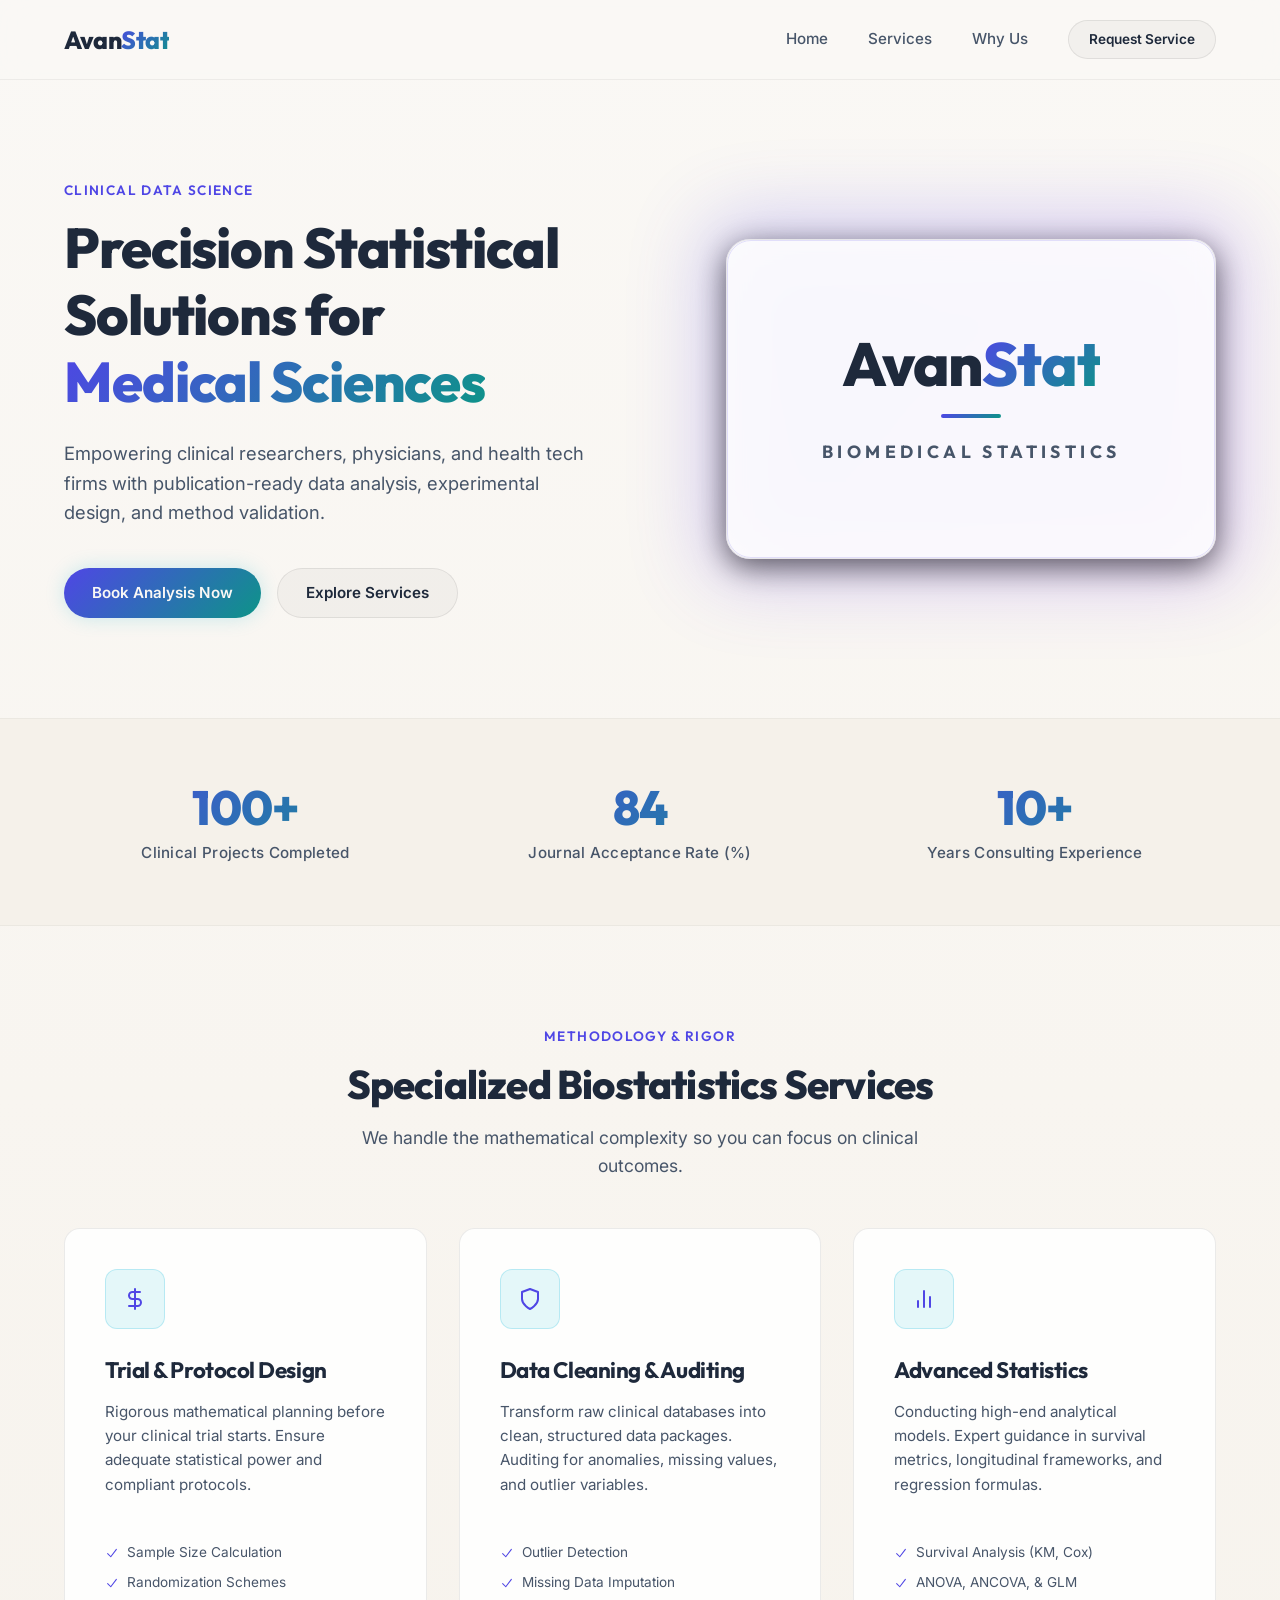
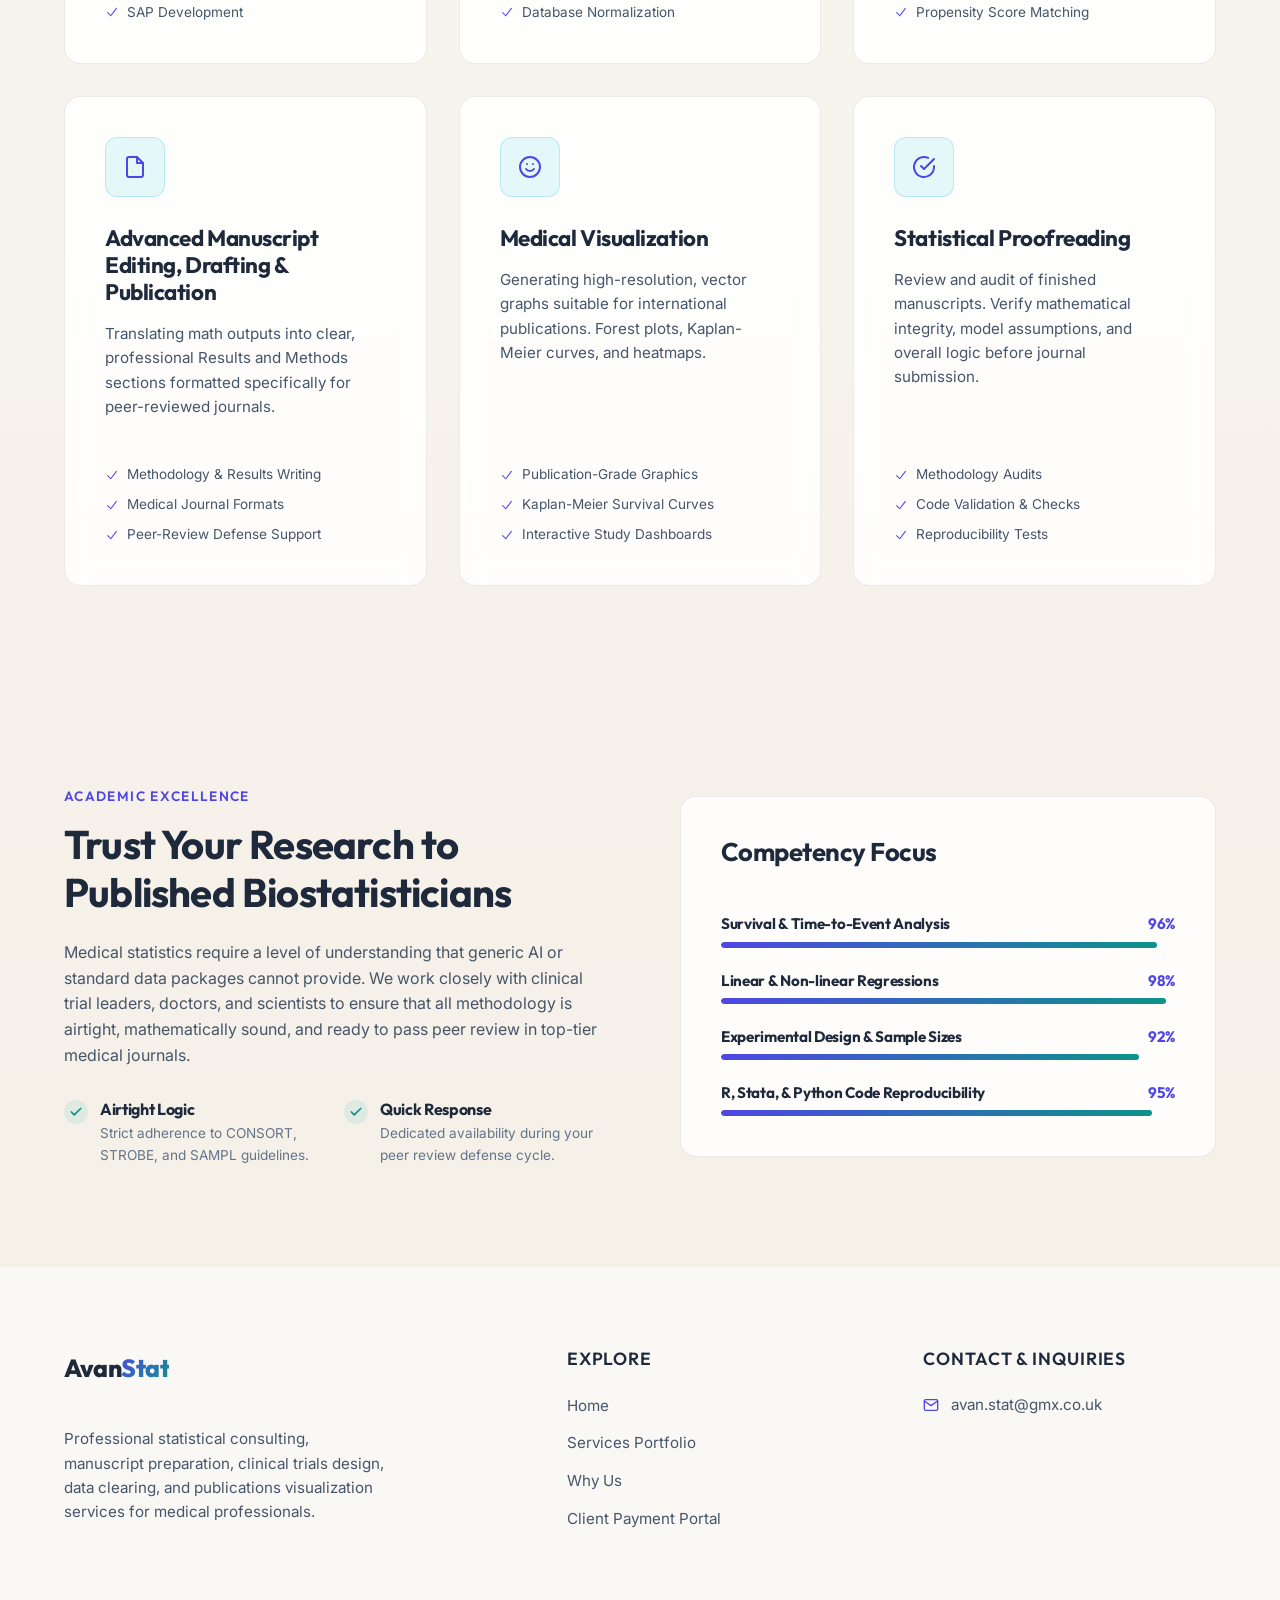
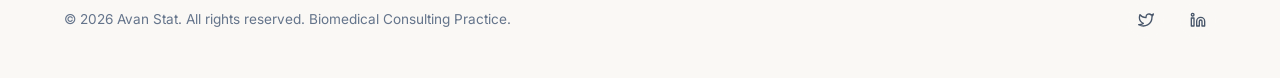
<file: index.html>
<!DOCTYPE html>
<html lang="en">
<head>
    <meta charset="UTF-8">
    <meta name="viewport" content="width=device-width, initial-scale=1.0">
    <meta name="description" content="Avan Stat offers premium biomedical statistics consulting, data cleaning, advanced modeling, visualization, and manuscript editorial support for clinical researchers.">
    <meta name="keywords" content="biostatistics, medical statistics, data cleaning, clinical trial design, manuscript writing, R statistics, medical visualization">
    <meta name="author" content="Avan Stat">
    <title>Avan Stat | Premium Biomedical & Health Statistics Consulting</title>
    
    <!-- Core Stylesheet -->
    <link rel="stylesheet" href="assets/css/style.css">
</head>
<body>

    <!-- ==========================================
         NAVIGATION HEADER
         ========================================== -->
    <header class="navbar" id="navbar">
        <div class="container">
            <a href="#home" class="logo" id="logo-link">Avan<span class="gradient-text">Stat</span></a>
            
            <nav class="nav-menu" id="nav-menu">
                <a href="#home" class="nav-link">Home</a>
                <a href="#services" class="nav-link">Services</a>
                <a href="#about" class="nav-link">Why Us</a>
                <a href="payment.html" class="btn btn-secondary" style="padding: 0.5rem 1.25rem; font-size: 0.85rem;">Request Service</a>
            </nav>
            
            <button class="nav-burger" id="nav-burger" aria-label="Toggle Menu">
                <span></span>
                <span></span>
                <span></span>
            </button>
        </div>
    </header>

    <!-- ==========================================
         HERO SECTION
         ========================================== -->
    <section class="hero" id="home">
        <div class="container">
            <div class="hero-grid">
                <div class="hero-content">
                    <span class="section-tag">Clinical Data Science</span>
                    <h1>Precision Statistical Solutions for <span class="gradient-text">Medical Sciences</span></h1>
                    <p>Empowering clinical researchers, physicians, and health tech firms with publication-ready data analysis, experimental design, and method validation.</p>
                    <div class="hero-actions">
                        <a href="payment.html" class="btn btn-primary" id="hero-cta-btn">Book Analysis Now</a>
                        <a href="#services" class="btn btn-secondary">Explore Services</a>
                    </div>
                </div>
                <div class="hero-visual">
                    <div class="hero-glow"></div>
                    <div class="hero-typography-card">
                        <div class="hero-typo-logo">Avan<span class="gradient-text">Stat</span></div>
                        <div class="hero-typo-divider"></div>
                        <span class="hero-typo-tagline">Biomedical Statistics</span>
                    </div>
                </div>
            </div>
        </div>
    </section>

    <!-- ==========================================
         INTERACTIVE STATS BAR
         ========================================== -->
    <section class="stats" id="stats-section">
        <div class="container">
            <div class="stats-grid">
                <div class="stat-item">
                    <h3 class="stat-count" data-target="100">0</h3>
                    <p>Clinical Projects Completed</p>
                </div>
                <div class="stat-item">
                    <h3 class="stat-count" data-target="84">0</h3>
                    <p>Journal Acceptance Rate (%)</p>
                </div>
                <div class="stat-item">
                    <h3 class="stat-count" data-target="10">0</h3>
                    <p>Years Consulting Experience</p>
                </div>
            </div>
        </div>
    </section>

    <!-- ==========================================
         SERVICES SECTION
         ========================================== -->
    <section class="services" id="services">
        <div class="container">
            <div class="text-center">
                <span class="section-tag">Methodology & Rigor</span>
                <h2 class="section-title">Specialized Biostatistics Services</h2>
                <p class="section-subtitle">We handle the mathematical complexity so you can focus on clinical outcomes.</p>
            </div>
            
            <div class="services-grid">
                <!-- Service 1 -->
                <div class="service-card glass-card">
                    <div class="service-icon-box">
                        <!-- SVG Trial design -->
                        <svg xmlns="http://www.w3.org/2000/svg" width="24" height="24" viewBox="0 0 24 24" fill="none" stroke="currentColor" stroke-width="2" stroke-linecap="round" stroke-linejoin="round"><path d="M12 2v20M17 5H9.5a3.5 3.5 0 0 0 0 7h5a3.5 3.5 0 0 1 0 7H6"/></svg>
                    </div>
                    <h3>Trial & Protocol Design</h3>
                    <p>Rigorous mathematical planning before your clinical trial starts. Ensure adequate statistical power and compliant protocols.</p>
                    <ul class="service-features">
                        <li>
                            <svg xmlns="http://www.w3.org/2000/svg" viewBox="0 0 20 20" fill="currentColor"><path fill-rule="evenodd" d="M16.704 4.153a.75.75 0 0 1 .143 1.052l-8 10.5a.75.75 0 0 1-1.127.075l-4.5-4.5a.75.75 0 0 1 1.06-1.06l3.894 3.893 7.48-9.817a.75.75 0 0 1 1.05-.143Z" clip-rule="evenodd"/></svg>
                            Sample Size Calculation
                        </li>
                        <li>
                            <svg xmlns="http://www.w3.org/2000/svg" viewBox="0 0 20 20" fill="currentColor"><path fill-rule="evenodd" d="M16.704 4.153a.75.75 0 0 1 .143 1.052l-8 10.5a.75.75 0 0 1-1.127.075l-4.5-4.5a.75.75 0 0 1 1.06-1.06l3.894 3.893 7.48-9.817a.75.75 0 0 1 1.05-.143Z" clip-rule="evenodd"/></svg>
                            Randomization Schemes
                        </li>
                        <li>
                            <svg xmlns="http://www.w3.org/2000/svg" viewBox="0 0 20 20" fill="currentColor"><path fill-rule="evenodd" d="M16.704 4.153a.75.75 0 0 1 .143 1.052l-8 10.5a.75.75 0 0 1-1.127.075l-4.5-4.5a.75.75 0 0 1 1.06-1.06l3.894 3.893 7.48-9.817a.75.75 0 0 1 1.05-.143Z" clip-rule="evenodd"/></svg>
                            SAP Development
                        </li>
                    </ul>
                </div>

                <!-- Service 2 -->
                <div class="service-card glass-card">
                    <div class="service-icon-box">
                        <!-- SVG Data cleaning -->
                        <svg xmlns="http://www.w3.org/2000/svg" width="24" height="24" viewBox="0 0 24 24" fill="none" stroke="currentColor" stroke-width="2" stroke-linecap="round" stroke-linejoin="round"><path d="M12 22s8-4 8-10V5l-8-3-8 3v7c0 6 8 10 8 10z"/></svg>
                    </div>
                    <h3>Data Cleaning & Auditing</h3>
                    <p>Transform raw clinical databases into clean, structured data packages. Auditing for anomalies, missing values, and outlier variables.</p>
                    <ul class="service-features">
                        <li>
                            <svg xmlns="http://www.w3.org/2000/svg" viewBox="0 0 20 20" fill="currentColor"><path fill-rule="evenodd" d="M16.704 4.153a.75.75 0 0 1 .143 1.052l-8 10.5a.75.75 0 0 1-1.127.075l-4.5-4.5a.75.75 0 0 1 1.06-1.06l3.894 3.893 7.48-9.817a.75.75 0 0 1 1.05-.143Z" clip-rule="evenodd"/></svg>
                            Outlier Detection
                        </li>
                        <li>
                            <svg xmlns="http://www.w3.org/2000/svg" viewBox="0 0 20 20" fill="currentColor"><path fill-rule="evenodd" d="M16.704 4.153a.75.75 0 0 1 .143 1.052l-8 10.5a.75.75 0 0 1-1.127.075l-4.5-4.5a.75.75 0 0 1 1.06-1.06l3.894 3.893 7.48-9.817a.75.75 0 0 1 1.05-.143Z" clip-rule="evenodd"/></svg>
                            Missing Data Imputation
                        </li>
                        <li>
                            <svg xmlns="http://www.w3.org/2000/svg" viewBox="0 0 20 20" fill="currentColor"><path fill-rule="evenodd" d="M16.704 4.153a.75.75 0 0 1 .143 1.052l-8 10.5a.75.75 0 0 1-1.127.075l-4.5-4.5a.75.75 0 0 1 1.06-1.06l3.894 3.893 7.48-9.817a.75.75 0 0 1 1.05-.143Z" clip-rule="evenodd"/></svg>
                            Database Normalization
                        </li>
                    </ul>
                </div>

                <!-- Service 3 -->
                <div class="service-card glass-card">
                    <div class="service-icon-box">
                        <!-- SVG Analytics -->
                        <svg xmlns="http://www.w3.org/2000/svg" width="24" height="24" viewBox="0 0 24 24" fill="none" stroke="currentColor" stroke-width="2" stroke-linecap="round" stroke-linejoin="round"><line x1="18" y1="20" x2="18" y2="10"/><line x1="12" y1="20" x2="12" y2="4"/><line x1="6" y1="20" x2="6" y2="14"/></svg>
                    </div>
                    <h3>Advanced Statistics</h3>
                    <p>Conducting high-end analytical models. Expert guidance in survival metrics, longitudinal frameworks, and regression formulas.</p>
                    <ul class="service-features">
                        <li>
                            <svg xmlns="http://www.w3.org/2000/svg" viewBox="0 0 20 20" fill="currentColor"><path fill-rule="evenodd" d="M16.704 4.153a.75.75 0 0 1 .143 1.052l-8 10.5a.75.75 0 0 1-1.127.075l-4.5-4.5a.75.75 0 0 1 1.06-1.06l3.894 3.893 7.48-9.817a.75.75 0 0 1 1.05-.143Z" clip-rule="evenodd"/></svg>
                            Survival Analysis (KM, Cox)
                        </li>
                        <li>
                            <svg xmlns="http://www.w3.org/2000/svg" viewBox="0 0 20 20" fill="currentColor"><path fill-rule="evenodd" d="M16.704 4.153a.75.75 0 0 1 .143 1.052l-8 10.5a.75.75 0 0 1-1.127.075l-4.5-4.5a.75.75 0 0 1 1.06-1.06l3.894 3.893 7.48-9.817a.75.75 0 0 1 1.05-.143Z" clip-rule="evenodd"/></svg>
                            ANOVA, ANCOVA, & GLM
                        </li>
                        <li>
                            <svg xmlns="http://www.w3.org/2000/svg" viewBox="0 0 20 20" fill="currentColor"><path fill-rule="evenodd" d="M16.704 4.153a.75.75 0 0 1 .143 1.052l-8 10.5a.75.75 0 0 1-1.127.075l-4.5-4.5a.75.75 0 0 1 1.06-1.06l3.894 3.893 7.48-9.817a.75.75 0 0 1 1.05-.143Z" clip-rule="evenodd"/></svg>
                            Propensity Score Matching
                        </li>
                    </ul>
                </div>

                <!-- Service 4 -->
                <div class="service-card glass-card">
                    <div class="service-icon-box">
                        <!-- SVG Manuscripts -->
                        <svg xmlns="http://www.w3.org/2000/svg" width="24" height="24" viewBox="0 0 24 24" fill="none" stroke="currentColor" stroke-width="2" stroke-linecap="round" stroke-linejoin="round"><path d="M14 2H6a2 2 0 0 0-2 2v16a2 2 0 0 0 2 2h12a2 2 0 0 0 2-2V8z"/><polyline points="14 2 14 8 20 8"/></svg>
                    </div>
                    <h3>Advanced Manuscript Editing, Drafting & Publication</h3>
                    <p>Translating math outputs into clear, professional Results and Methods sections formatted specifically for peer-reviewed journals.</p>
                    <ul class="service-features">
                        <li>
                            <svg xmlns="http://www.w3.org/2000/svg" viewBox="0 0 20 20" fill="currentColor"><path fill-rule="evenodd" d="M16.704 4.153a.75.75 0 0 1 .143 1.052l-8 10.5a.75.75 0 0 1-1.127.075l-4.5-4.5a.75.75 0 0 1 1.06-1.06l3.894 3.893 7.48-9.817a.75.75 0 0 1 1.05-.143Z" clip-rule="evenodd"/></svg>
                            Methodology & Results Writing
                        </li>
                        <li>
                            <svg xmlns="http://www.w3.org/2000/svg" viewBox="0 0 20 20" fill="currentColor"><path fill-rule="evenodd" d="M16.704 4.153a.75.75 0 0 1 .143 1.052l-8 10.5a.75.75 0 0 1-1.127.075l-4.5-4.5a.75.75 0 0 1 1.06-1.06l3.894 3.893 7.48-9.817a.75.75 0 0 1 1.05-.143Z" clip-rule="evenodd"/></svg>
                            Medical Journal Formats
                        </li>
                        <li>
                            <svg xmlns="http://www.w3.org/2000/svg" viewBox="0 0 20 20" fill="currentColor"><path fill-rule="evenodd" d="M16.704 4.153a.75.75 0 0 1 .143 1.052l-8 10.5a.75.75 0 0 1-1.127.075l-4.5-4.5a.75.75 0 0 1 1.06-1.06l3.894 3.893 7.48-9.817a.75.75 0 0 1 1.05-.143Z" clip-rule="evenodd"/></svg>
                            Peer-Review Defense Support
                        </li>
                    </ul>
                </div>

                <!-- Service 5 -->
                <div class="service-card glass-card">
                    <div class="service-icon-box">
                        <!-- SVG Viz -->
                        <svg xmlns="http://www.w3.org/2000/svg" width="24" height="24" viewBox="0 0 24 24" fill="none" stroke="currentColor" stroke-width="2" stroke-linecap="round" stroke-linejoin="round"><circle cx="12" cy="12" r="10"/><path d="M8 14s1.5 2 4 2 4-2 4-2"/><line x1="9" y1="9" x2="9.01" y2="9"/><line x1="15" y1="9" x2="15.01" y2="9"/></svg>
                    </div>
                    <h3>Medical Visualization</h3>
                    <p>Generating high-resolution, vector graphs suitable for international publications. Forest plots, Kaplan-Meier curves, and heatmaps.</p>
                    <ul class="service-features">
                        <li>
                            <svg xmlns="http://www.w3.org/2000/svg" viewBox="0 0 20 20" fill="currentColor"><path fill-rule="evenodd" d="M16.704 4.153a.75.75 0 0 1 .143 1.052l-8 10.5a.75.75 0 0 1-1.127.075l-4.5-4.5a.75.75 0 0 1 1.06-1.06l3.894 3.893 7.48-9.817a.75.75 0 0 1 1.05-.143Z" clip-rule="evenodd"/></svg>
                            Publication-Grade Graphics
                        </li>
                        <li>
                            <svg xmlns="http://www.w3.org/2000/svg" viewBox="0 0 20 20" fill="currentColor"><path fill-rule="evenodd" d="M16.704 4.153a.75.75 0 0 1 .143 1.052l-8 10.5a.75.75 0 0 1-1.127.075l-4.5-4.5a.75.75 0 0 1 1.06-1.06l3.894 3.893 7.48-9.817a.75.75 0 0 1 1.05-.143Z" clip-rule="evenodd"/></svg>
                            Kaplan-Meier Survival Curves
                        </li>
                        <li>
                            <svg xmlns="http://www.w3.org/2000/svg" viewBox="0 0 20 20" fill="currentColor"><path fill-rule="evenodd" d="M16.704 4.153a.75.75 0 0 1 .143 1.052l-8 10.5a.75.75 0 0 1-1.127.075l-4.5-4.5a.75.75 0 0 1 1.06-1.06l3.894 3.893 7.48-9.817a.75.75 0 0 1 1.05-.143Z" clip-rule="evenodd"/></svg>
                            Interactive Study Dashboards
                        </li>
                    </ul>
                </div>

                <!-- Service 6 -->
                <div class="service-card glass-card">
                    <div class="service-icon-box">
                        <!-- SVG Verification -->
                        <svg xmlns="http://www.w3.org/2000/svg" width="24" height="24" viewBox="0 0 24 24" fill="none" stroke="currentColor" stroke-width="2" stroke-linecap="round" stroke-linejoin="round"><path d="M22 11.08V12a10 10 0 1 1-5.93-9.14"/><polyline points="22 4 12 14.01 9 11.01"/></svg>
                    </div>
                    <h3>Statistical Proofreading</h3>
                    <p>Review and audit of finished manuscripts. Verify mathematical integrity, model assumptions, and overall logic before journal submission.</p>
                    <ul class="service-features">
                        <li>
                            <svg xmlns="http://www.w3.org/2000/svg" viewBox="0 0 20 20" fill="currentColor"><path fill-rule="evenodd" d="M16.704 4.153a.75.75 0 0 1 .143 1.052l-8 10.5a.75.75 0 0 1-1.127.075l-4.5-4.5a.75.75 0 0 1 1.06-1.06l3.894 3.893 7.48-9.817a.75.75 0 0 1 1.05-.143Z" clip-rule="evenodd"/></svg>
                            Methodology Audits
                        </li>
                        <li>
                            <svg xmlns="http://www.w3.org/2000/svg" viewBox="0 0 20 20" fill="currentColor"><path fill-rule="evenodd" d="M16.704 4.153a.75.75 0 0 1 .143 1.052l-8 10.5a.75.75 0 0 1-1.127.075l-4.5-4.5a.75.75 0 0 1 1.06-1.06l3.894 3.893 7.48-9.817a.75.75 0 0 1 1.05-.143Z" clip-rule="evenodd"/></svg>
                            Code Validation & Checks
                        </li>
                        <li>
                            <svg xmlns="http://www.w3.org/2000/svg" viewBox="0 0 20 20" fill="currentColor"><path fill-rule="evenodd" d="M16.704 4.153a.75.75 0 0 1 .143 1.052l-8 10.5a.75.75 0 0 1-1.127.075l-4.5-4.5a.75.75 0 0 1 1.06-1.06l3.894 3.893 7.48-9.817a.75.75 0 0 1 1.05-.143Z" clip-rule="evenodd"/></svg>
                            Reproducibility Tests
                        </li>
                    </ul>
                </div>
            </div>
        </div>
    </section>

    <!-- ==========================================
         ABOUT & EXPERTISE SECTION
         ========================================== -->
    <section class="about" id="about">
        <div class="container">
            <div class="about-grid">
                <div class="about-content">
                    <span class="section-tag">Academic Excellence</span>
                    <h2>Trust Your Research to Published Biostatisticians</h2>
                    <p>Medical statistics require a level of understanding that generic AI or standard data packages cannot provide. We work closely with clinical trial leaders, doctors, and scientists to ensure that all methodology is airtight, mathematically sound, and ready to pass peer review in top-tier medical journals.</p>
                    
                    <div class="about-bullets">
                        <div class="about-bullet">
                            <div class="bullet-icon">
                                <svg xmlns="http://www.w3.org/2000/svg" width="14" height="14" viewBox="0 0 24 24" fill="none" stroke="currentColor" stroke-width="3" stroke-linecap="round" stroke-linejoin="round"><polyline points="20 6 9 17 4 12"/></svg>
                            </div>
                            <div class="bullet-text">
                                <h4>Airtight Logic</h4>
                                <p>Strict adherence to CONSORT, STROBE, and SAMPL guidelines.</p>
                            </div>
                        </div>
                        <div class="about-bullet">
                            <div class="bullet-icon">
                                <svg xmlns="http://www.w3.org/2000/svg" width="14" height="14" viewBox="0 0 24 24" fill="none" stroke="currentColor" stroke-width="3" stroke-linecap="round" stroke-linejoin="round"><polyline points="20 6 9 17 4 12"/></svg>
                            </div>
                            <div class="bullet-text">
                                <h4>Quick Response</h4>
                                <p>Dedicated availability during your peer review defense cycle.</p>
                            </div>
                        </div>
                    </div>
                </div>
                
                <div class="about-skills glass-card">
                    <h3 style="margin-bottom: 1.5rem; font-size: 1.6rem;">Competency Focus</h3>
                    
                    <div class="skill-bar-wrapper">
                        <h4>Survival & Time-to-Event Analysis <span class="skill-val">96%</span></h4>
                        <div class="skill-bar">
                            <div class="skill-progress" data-width="96%"></div>
                        </div>
                    </div>
                    
                    <div class="skill-bar-wrapper">
                        <h4>Linear & Non-linear Regressions <span class="skill-val">98%</span></h4>
                        <div class="skill-bar">
                            <div class="skill-progress" data-width="98%"></div>
                        </div>
                    </div>
                    
                    <div class="skill-bar-wrapper">
                        <h4>Experimental Design & Sample Sizes <span class="skill-val">92%</span></h4>
                        <div class="skill-bar">
                            <div class="skill-progress" data-width="92%"></div>
                        </div>
                    </div>
                    
                    <div class="skill-bar-wrapper">
                        <h4>R, Stata, & Python Code Reproducibility <span class="skill-val">95%</span></h4>
                        <div class="skill-bar">
                            <div class="skill-progress" data-width="95%"></div>
                        </div>
                    </div>
                </div>
            </div>
        </div>
    </section>



    <!-- ==========================================
         FOOTER SECTION
         ========================================== -->
    <footer class="footer" id="contact">
        <div class="container">
            <div class="footer-grid">
                <div class="footer-brand">
                    <a href="#home" class="logo" style="margin-bottom: 1.25rem;">Avan<span class="gradient-text">Stat</span></a>
                    <p>Professional statistical consulting, manuscript preparation, clinical trials design, data clearing, and publications visualization services for medical professionals.</p>
                </div>
                
                <div>
                    <h3 class="footer-title">Explore</h3>
                    <ul class="footer-links">
                        <li><a href="#home">Home</a></li>
                        <li><a href="#services">Services Portfolio</a></li>
                        <li><a href="#about">Why Us</a></li>
                        <li><a href="payment.html">Client Payment Portal</a></li>
                    </ul>
                </div>
                
                <div>
                    <h3 class="footer-title">Contact & Inquiries</h3>
                    <ul class="footer-contact">
                        <li>
                            <!-- Mail -->
                            <svg xmlns="http://www.w3.org/2000/svg" width="16" height="16" viewBox="0 0 24 24" fill="none" stroke="currentColor" stroke-width="2" stroke-linecap="round" stroke-linejoin="round"><path d="M4 4h16c1.1 0 2 .9 2 2v12c0 1.1-.9 2-2 2H4c-1.1 0-2-.9-2-2V6c0-1.1.9-2 2-2z"/><polyline points="22,6 12,13 2,6"/></svg>
                            <a href="mailto:avan.stat@gmx.co.uk">avan.stat@gmx.co.uk</a>
                        </li>
                    </ul>
                </div>
            </div>
            
            <div class="footer-bottom">
                <p>&copy; 2026 Avan Stat. All rights reserved. Biomedical Consulting Practice.</p>
                <div class="footer-socials">
                    <a href="#" class="social-link" aria-label="Twitter">
                        <svg xmlns="http://www.w3.org/2000/svg" width="16" height="16" viewBox="0 0 24 24" fill="none" stroke="currentColor" stroke-width="2" stroke-linecap="round" stroke-linejoin="round"><path d="M23 3a10.9 10.9 0 0 1-3.14 1.53 4.48 4.48 0 0 0-7.86 3v1A10.66 10.66 0 0 1 3 4s-4 9 5 13a11.64 11.64 0 0 1-7 2c9 5 20 0 20-11.5a4.5 4.5 0 0 0-.08-.83A7.72 7.72 0 0 0 23 3z"/></svg>
                    </a>
                    <a href="#" class="social-link" aria-label="LinkedIn">
                        <svg xmlns="http://www.w3.org/2000/svg" width="16" height="16" viewBox="0 0 24 24" fill="none" stroke="currentColor" stroke-width="2" stroke-linecap="round" stroke-linejoin="round"><path d="M16 8a6 6 0 0 1 6 6v7h-4v-7a2 2 0 0 0-2-2 2 2 0 0 0-2 2v7h-4v-7a6 6 0 0 1 6-6z"/><rect x="2" y="9" width="4" height="12"/><circle cx="4" cy="4" r="2"/></svg>
                    </a>
                </div>
            </div>
        </div>
    </footer>

    <!-- Core Script -->
    <script src="assets/js/main.js"></script>
</body>
</html>
</file>
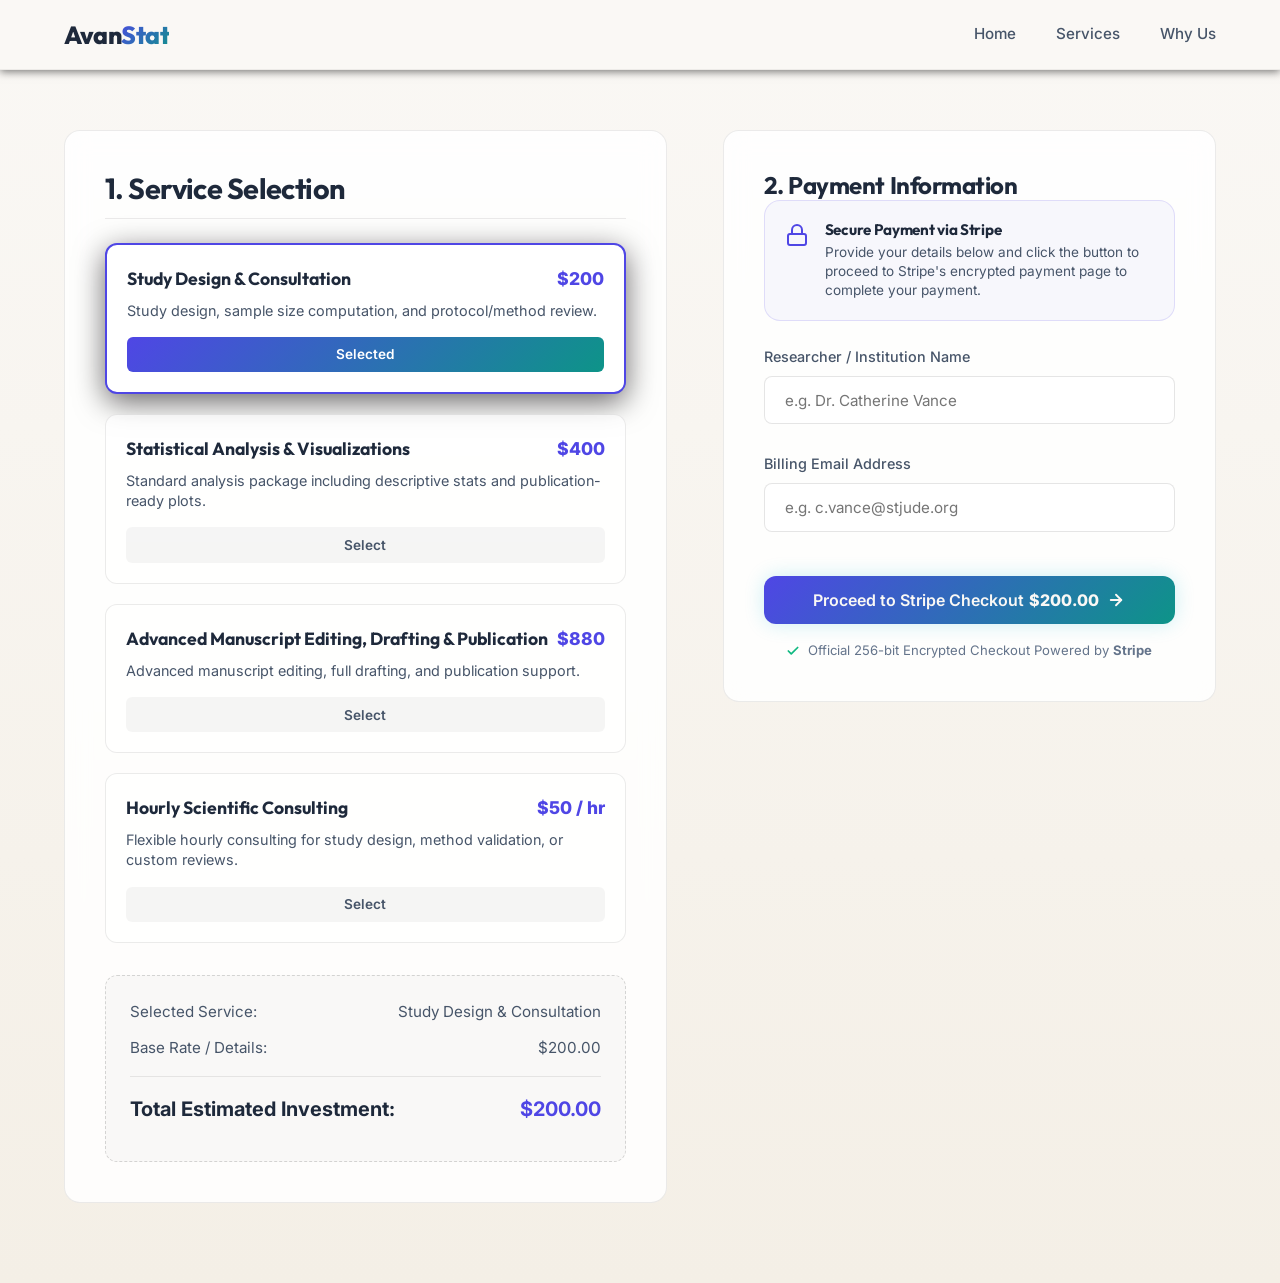
<file: payment.html>
<!DOCTYPE html>
<html lang="en">
<head>
    <meta charset="UTF-8">
    <meta name="viewport" content="width=device-width, initial-scale=1.0">
    <meta name="description" content="Securely request statistical consulting services from Avan Stat. Compute package fees using our live biostatistics service calculator.">
    <title>Avan Stat | Client Billing & Checkout Portal</title>
    
    <!-- Stylesheets -->
    <link rel="stylesheet" href="assets/css/style.css">
    <link rel="stylesheet" href="assets/css/payment.css">
</head>
<body>

    <!-- ==========================================
         NAVIGATION HEADER
         ========================================== -->
    <header class="navbar scrolled">
        <div class="container">
            <a href="index.html#home" class="logo">Avan<span class="gradient-text">Stat</span></a>
            
            <nav class="nav-menu">
                <a href="index.html#home" class="nav-link">Home</a>
                <a href="index.html#services" class="nav-link">Services</a>
                <a href="index.html#about" class="nav-link">Why Us</a>
            </nav>
        </div>
    </header>

    <!-- ==========================================
         CHECKOUT PORTAL CONTENT
         ========================================== -->
    <main class="checkout-wrapper" id="checkout-main">
        <div class="container">
            <div class="checkout-grid">
                
                <!-- Left Column: Service Selection & Price Calculator -->
                <section class="calculator-section glass-card">
                    <h2>1. Service Selection</h2>
                    
                    <form id="calculator-form">
                        <!-- Selection List -->
                        <div class="service-selection-list">
                            <!-- Option 1: Study Design & Consultation -->
                            <div class="service-option-card active" data-package="basic-consult" data-price="200">
                                <div class="option-header">
                                    <span class="option-title">Study Design & Consultation</span>
                                    <span class="option-price">$200</span>
                                </div>
                                <p class="option-desc">Study design, sample size computation, and protocol/method review.</p>
                                <button type="button" class="select-option-btn">Selected</button>
                            </div>

                            <!-- Option 2: Statistical Analysis & Visualizations -->
                            <div class="service-option-card" data-package="analysis-viz" data-price="400">
                                <div class="option-header">
                                    <span class="option-title">Statistical Analysis & Visualizations</span>
                                    <span class="option-price">$400</span>
                                </div>
                                <p class="option-desc">Standard analysis package including descriptive stats and publication-ready plots.</p>
                                <button type="button" class="select-option-btn">Select</button>
                            </div>

                            <!-- Option 3: Advanced Manuscript Editing, Drafting & Publication -->
                            <div class="service-option-card" data-package="package" data-price="880">
                                <div class="option-header">
                                    <span class="option-title">Advanced Manuscript Editing, Drafting & Publication</span>
                                    <span class="option-price">$880</span>
                                </div>
                                <p class="option-desc">Advanced manuscript editing, full drafting, and publication support.</p>
                                <button type="button" class="select-option-btn">Select</button>
                            </div>
                            
                            <!-- Option 4: Hourly Consulting -->
                            <div class="service-option-card" data-package="consulting" data-price="50">
                                <div class="option-header">
                                    <span class="option-title">Hourly Scientific Consulting</span>
                                    <span class="option-price">$50 / hr</span>
                                </div>
                                <p class="option-desc">Flexible hourly consulting for study design, method validation, or custom reviews.</p>
                                <button type="button" class="select-option-btn">Select</button>
                            </div>
                        </div>

                        <!-- Hour slider for last item, hidden by default -->
                        <div class="form-group" id="hourly-scale-group" style="display: none; margin-top: 1.5rem;">
                            <label for="hour-count">Estimated Project Hours: <span id="hours-value" class="gradient-text" style="font-weight: 700;">10</span> Hours</label>
                            <div class="slider-container">
                                <input type="range" id="hour-count" class="range-slider" min="1" max="60" step="1" value="10">
                                <div class="slider-labels">
                                    <span>1 Hour</span>
                                    <span>60 Hours</span>
                                </div>
                            </div>
                        </div>
                    </form>
                    
                    <!-- Dynamic Bill breakdown -->
                    <div class="bill-summary">
                        <div class="bill-line">
                            <span>Selected Service:</span>
                            <span id="bill-base-name">Study Design & Consultation</span>
                        </div>
                        <div class="bill-line">
                            <span>Base Rate / Details:</span>
                            <span id="bill-base">$200.00</span>
                        </div>
                        <div class="bill-total bill-line">
                            <span>Total Estimated Investment:</span>
                            <span id="bill-total-price">$200.00</span>
                        </div>
                    </div>
                </section>
                
                <!-- Right Column: Card Visualization & Payment details -->
                <section class="payment-section glass-card">
                    <h2>2. Payment Information</h2>
                    
                    <!-- Secure Direct Checkout Notice -->
                    <div style="padding: 1.25rem; background: rgba(79, 70, 229, 0.04); border: 1px solid rgba(79, 70, 229, 0.15); border-radius: 16px; margin-bottom: 1.5rem; display: flex; gap: 1rem; align-items: flex-start;">
                        <svg xmlns="http://www.w3.org/2000/svg" width="24" height="24" viewBox="0 0 24 24" fill="none" stroke="var(--accent-primary)" stroke-width="2" stroke-linecap="round" stroke-linejoin="round" style="flex-shrink: 0; margin-top: 2px;"><rect x="3" y="11" width="18" height="11" rx="2" ry="2"/><path d="M7 11V7a5 5 0 0 1 10 0v4"/></svg>
                        <div>
                            <h4 style="font-size: 0.95rem; font-weight: 700; color: var(--text-primary); margin-bottom: 4px;">Secure Payment via Stripe</h4>
                            <p style="font-size: 0.85rem; color: var(--text-secondary); line-height: 1.4; margin: 0;">Provide your details below and click the button to proceed to Stripe's encrypted payment page to complete your payment.</p>
                        </div>
                    </div>
                    
                    <!-- Billing Details Form -->
                    <form id="payment-form">
                        <div class="form-group">
                            <label for="client-name">Researcher / Institution Name</label>
                            <input type="text" id="client-name" class="text-input" placeholder="e.g. Dr. Catherine Vance" required>
                        </div>
                        
                        <div class="form-group">
                            <label for="client-email">Billing Email Address</label>
                            <input type="email" id="client-email" class="text-input" placeholder="e.g. c.vance@stjude.org" required>
                        </div>

                        <button type="submit" class="btn btn-primary" style="width: 100%; border-radius: 12px; margin-top: 1rem; padding: 0.9rem; font-size: 1rem;" id="submit-payment-btn">
                            <span>Proceed to Stripe Checkout</span>
                            <span id="btn-price-display" style="margin-left: 5px; font-weight: 800;">$200.00</span>
                            <svg xmlns="http://www.w3.org/2000/svg" width="18" height="18" viewBox="0 0 24 24" fill="none" stroke="currentColor" stroke-width="2.5" stroke-linecap="round" stroke-linejoin="round" style="margin-left: 8px; display: inline-block; vertical-align: middle;"><line x1="5" y1="12" x2="19" y2="12"/><polyline points="12 5 19 12 12 19"/></svg>
                        </button>

                        <!-- Stripe Trust Badge -->
                        <div class="stripe-badge-container" style="display: flex; justify-content: center; align-items: center; gap: 8px; margin-top: 16px; font-size: 0.82rem; color: var(--text-muted);">
                            <svg xmlns="http://www.w3.org/2000/svg" width="14" height="14" viewBox="0 0 24 24" fill="none" stroke="#10b981" stroke-width="3" stroke-linecap="round" stroke-linejoin="round" style="display: inline-block;"><polyline points="20 6 9 17 4 12"/></svg>
                            <span>Official 256-bit Encrypted Checkout Powered by <strong>Stripe</strong></span>
                        </div>
                    </form>
                </section>
                
            </div>
        </div>
    </main>

    <!-- ==========================================
         SIMULATED SECURE PAYMENT PROCESSING MODAL
         ========================================== -->
    <div class="modal-overlay" id="processing-modal">
        <div class="modal-content">
            <div class="spinner-container" id="spinner-container">
                <div class="spinner"></div>
                <!-- SVG Checkmark -->
                <svg class="check-icon" xmlns="http://www.w3.org/2000/svg" width="48" height="48" viewBox="0 0 24 24" fill="none" stroke="currentColor" stroke-width="3.5" stroke-linecap="round" stroke-linejoin="round"><polyline points="20 6 9 17 4 12"/></svg>
            </div>
            
            <h3 id="modal-heading" style="font-size: 1.5rem; margin-bottom: 0.5rem;">Securing Transaction</h3>
            <p id="modal-subtext" style="color: var(--text-secondary); font-size: 0.95rem; margin-bottom: 2rem;">Connecting with payment gateway...</p>
            
            <div class="processing-status-list">
                <div class="status-step active" id="step-1">
                    <div class="status-dot"></div>
                    <span>Verifying credit credentials...</span>
                </div>
                <div class="status-step" id="step-2">
                    <div class="status-dot"></div>
                    <span>Setting up SSL tunnels...</span>
                </div>
                <div class="status-step" id="step-3">
                    <div class="status-dot"></div>
                    <span>Authorizing transaction...</span>
                </div>
                <div class="status-step" id="step-4">
                    <div class="status-dot"></div>
                    <span>Generating scientific invoice...</span>
                </div>
            </div>
        </div>
    </div>

    <!-- ==========================================
         SUCCESSFUL RECEIPT & INVOICE SECTION (Hidden by default)
         ========================================== -->
    <section class="checkout-wrapper" id="success-section" style="display: none;">
        <div class="container">
            <div class="text-center" style="margin-bottom: 2.5rem;">
                <span class="section-tag" style="color: var(--accent-success);">Payment Accepted</span>
                <h2 class="section-title">Thank You For Your Booking!</h2>
                <p class="section-subtitle">Your transaction has processed successfully. Below is your official project invoice.</p>
            </div>
            
            <!-- printable invoice container -->
            <div class="invoice-box" id="invoice-section">
                <div class="invoice-header">
                    <div class="invoice-brand">
                        <h2>Avan Stat</h2>
                        <p style="margin: 3px 0 0 0; font-size: 0.85rem; color: #64748b;">Biomedical Statistics Practice</p>
                    </div>
                    <div class="invoice-meta">
                        <h3>INVOICE</h3>
                        <p style="margin: 0; color: #475569;">Invoice #: <span id="inv-number" style="font-weight: 700;">AV-2026-8947</span></p>
                        <p style="margin: 3px 0 0 0; color: #475569;">Date: <span id="inv-date">July 17, 2026</span></p>
                    </div>
                </div>
                
                <div class="invoice-details">
                    <div>
                        <h4 style="font-weight: 700; text-transform: uppercase;">Issued By</h4>
                        <p style="font-weight: 600; color: #0f172a;">Avan Stat Consulting</p>
                        <p>Cambridge Science Park</p>
                        <p>Milton Road, CB4 0GD</p>
                        <p>United Kingdom</p>
                        <p style="margin-top: 5px;"><a href="mailto:avan.stat@gmx.co.uk" style="color: #64748b; text-decoration: none; transition: color 0.3s ease;">avan.stat@gmx.co.uk</a></p>
                    </div>
                    <div>
                        <h4 style="font-weight: 700; text-transform: uppercase;">Billed To</h4>
                        <p style="font-weight: 600; color: #0f172a;" id="inv-client-name">Dr. Catherine Vance</p>
                        <p id="inv-client-email">c.vance@stjude.org</p>
                        <p style="margin-top: 15px; color: #475569;">Payment Status: <span style="color: #10b981; font-weight: 700;">PAID IN FULL</span></p>
                    </div>
                </div>
                
                <table class="invoice-table">
                    <thead>
                        <tr>
                            <th>Item Description</th>
                            <th style="text-align: right;">Cost Details</th>
                        </tr>
                    </thead>
                    <tbody id="invoice-items">
                        <!-- Filled dynamically by JS -->
                    </tbody>
                </table>
                
                <div class="invoice-footer">
                    <p>This invoice serves as confirmation that funds have been processed successfully.</p>
                    <p style="margin-top: 4px;">Thank you for your collaboration. Avan Stat will initiate the dataset processing cycle shortly.</p>
                </div>
            </div>
            
            <div class="receipt-actions">
                <button class="btn btn-primary" id="print-invoice-btn">
                    <!-- SVG Print -->
                    <svg xmlns="http://www.w3.org/2000/svg" width="16" height="16" viewBox="0 0 24 24" fill="none" stroke="currentColor" stroke-width="2.5" stroke-linecap="round" stroke-linejoin="round" style="margin-right: 8px;"><polyline points="6 9 6 2 18 2 18 9"/><path d="M6 18H4a2 2 0 0 1-2-2v-5a2 2 0 0 1 2-2h16a2 2 0 0 1 2 2v5a2 2 0 0 1-2 2h-2"/><rect x="6" y="14" width="12" height="8"/></svg>
                    Print or Save as PDF
                </button>
                <a href="index.html#home" class="btn btn-secondary">Return to Home Page</a>
            </div>
        </div>
    </section>

    <!-- Payment JS Logic -->
    <script src="assets/js/payment.js"></script>
</body>
</html>
</file>
<file: assets/css/style.css>
/* ==========================================================================
   AVAN STAT - Core Design System & Global Stylesheet
   ========================================================================== */

/* Import Google Fonts */
@import url('https://fonts.googleapis.com/css2?family=Inter:wght@300;400;500;600;700&family=Outfit:wght@400;500;600;700;800&display=swap');

/* CSS Variables */
:root {
    --font-header: 'Outfit', -apple-system, BlinkMacSystemFont, "Segoe UI", Roboto, sans-serif;
    --font-body: 'Inter', -apple-system, BlinkMacSystemFont, "Segoe UI", Roboto, sans-serif;
    
    /* Premium Creamy White Color Scheme */
    --bg-darkest: #FAF8F5;        /* Creamy white main background */
    --bg-darker: #F4EFE6;         /* Slightly darker cream for sections */
    --bg-dark: #EAE3D5;           /* Tan/cream border/hover element background */
    --card-bg: rgba(255, 255, 255, 0.85); /* Pure white cards */
    --card-border: rgba(0, 0, 0, 0.08);
    --card-border-hover: rgba(79, 70, 229, 0.35);
    
    /* Accents & Gradients for Light Theme */
    --accent-primary: #4F46E5;    /* Indigo */
    --accent-secondary: #0D9488;  /* Deep Teal */
    --accent-glow: #7C3AED;       /* Violet */
    --accent-success: #059669;    /* Deep Emerald */
    
    --grad-primary: linear-gradient(135deg, var(--accent-primary) 0%, var(--accent-secondary) 100%);
    --grad-glow: linear-gradient(135deg, var(--accent-primary) 0%, var(--accent-glow) 100%);
    --grad-dark: linear-gradient(180deg, var(--bg-darkest) 0%, var(--bg-darker) 100%);
    
    /* Typography Colors */
    --text-primary: #1E293B;      /* Dark slate */
    --text-secondary: #475569;    /* Medium slate */
    --text-muted: #64748B;        /* Muted grey */
    
    /* Shadows & Transitions */
    --shadow-sm: 0 2px 8px rgba(0, 0, 0, 0.5);
    --shadow-md: 0 8px 30px rgba(0, 0, 0, 0.6);
    --shadow-cyan: 0 0 20px rgba(6, 182, 212, 0.2);
    --shadow-indigo: 0 0 20px rgba(99, 102, 241, 0.25);
    
    --transition-fast: 0.2s cubic-bezier(0.4, 0, 0.2, 1);
    --transition-normal: 0.3s cubic-bezier(0.4, 0, 0.2, 1);
    --transition-slow: 0.5s cubic-bezier(0.4, 0, 0.2, 1);
    
    --max-width: 1200px;
    --header-height: 80px;
}

/* Base resets */
*, *::before, *::after {
    box-sizing: border-box;
    margin: 0;
    padding: 0;
}

html {
    scroll-behavior: smooth;
    font-size: 16px;
    background-color: var(--bg-darkest);
}

body {
    font-family: var(--font-body);
    background: var(--grad-dark);
    color: var(--text-primary);
    line-height: 1.6;
    overflow-x: hidden;
    -webkit-font-smoothing: antialiased;
}

a {
    color: inherit;
    text-decoration: none;
    transition: var(--transition-fast);
}

button, input, select, textarea {
    font-family: inherit;
    background: none;
    border: none;
    color: inherit;
}

button {
    cursor: pointer;
}

ul {
    list-style: none;
}

img {
    max-width: 100%;
    height: auto;
    display: block;
}

/* ==========================================================================
   Typography & Utilities
   ========================================================================== */

h1, h2, h3, h4 {
    font-family: var(--font-header);
    font-weight: 700;
    line-height: 1.2;
    letter-spacing: -0.02em;
}

.gradient-text {
    background: var(--grad-primary);
    -webkit-background-clip: text;
    -webkit-text-fill-color: transparent;
    background-clip: text;
    display: inline-block;
}

.section-tag {
    font-family: var(--font-header);
    font-size: 0.85rem;
    font-weight: 600;
    letter-spacing: 0.1em;
    text-transform: uppercase;
    color: var(--accent-primary);
    margin-bottom: 0.75rem;
    display: block;
}

.section-title {
    font-size: 2.5rem;
    margin-bottom: 1rem;
    font-weight: 800;
}

.section-subtitle {
    color: var(--text-secondary);
    max-width: 600px;
    margin: 0 auto 3rem auto;
    font-size: 1.1rem;
}

.container {
    max-width: var(--max-width);
    margin: 0 auto;
    padding: 0 1.5rem;
    width: 100%;
}

.text-center { text-align: center; }

/* Buttons */
.btn {
    display: inline-flex;
    align-items: center;
    justify-content: center;
    padding: 0.75rem 1.75rem;
    font-weight: 600;
    font-size: 0.95rem;
    border-radius: 9999px;
    transition: var(--transition-normal);
    position: relative;
    overflow: hidden;
    z-index: 1;
}

.btn-primary {
    background: var(--grad-primary);
    color: var(--bg-darkest);
    box-shadow: var(--shadow-cyan);
}

.btn-primary::before {
    content: '';
    position: absolute;
    top: 0;
    left: 0;
    width: 100%;
    height: 100%;
    background: var(--grad-glow);
    z-index: -1;
    opacity: 0;
    transition: var(--transition-normal);
}

.btn-primary:hover {
    box-shadow: 0 0 25px rgba(6, 182, 212, 0.4);
    transform: translateY(-2px);
}

.btn-primary:hover::before {
    opacity: 1;
}

.btn-secondary {
    background: rgba(0, 0, 0, 0.03);
    border: 1px solid rgba(0, 0, 0, 0.08);
    color: var(--text-primary);
}

.btn-secondary:hover {
    background: rgba(0, 0, 0, 0.07);
    border-color: var(--accent-primary);
    transform: translateY(-2px);
}

/* Glassmorphism General Card */
.glass-card {
    background: var(--card-bg);
    backdrop-filter: blur(12px);
    -webkit-backdrop-filter: blur(12px);
    border: 1px solid var(--card-border);
    border-radius: 16px;
    padding: 2.5rem;
    transition: var(--transition-normal);
}

.glass-card:hover {
    border-color: var(--card-border-hover);
    box-shadow: var(--shadow-cyan);
    transform: translateY(-4px);
}

/* ==========================================================================
   Navigation Header
   ========================================================================== */

.navbar {
    position: fixed;
    top: 0;
    left: 0;
    width: 100%;
    height: var(--header-height);
    background: rgba(250, 248, 245, 0.85);
    backdrop-filter: blur(16px);
    -webkit-backdrop-filter: blur(16px);
    border-bottom: 1px solid rgba(0, 0, 0, 0.05);
    z-index: 1000;
    transition: var(--transition-normal);
}

.navbar.scrolled {
    height: 70px;
    background: rgba(250, 248, 245, 0.95);
    box-shadow: var(--shadow-sm);
}

.navbar .container {
    height: 100%;
    display: flex;
    align-items: center;
    justify-content: space-between;
}

.logo {
    display: inline-flex;
    align-items: center;
    font-family: var(--font-header);
    font-weight: 800;
    font-size: 1.55rem;
    letter-spacing: -0.02em;
    color: var(--text-primary);
    transition: transform var(--transition-fast);
}

.logo:hover {
    transform: scale(1.03);
}

.logo-img {
    width: 40px !important;
    height: 40px !important;
    object-fit: contain;
}

.logo-img-user {
    height: 44px !important;
    width: auto !important;
    object-fit: contain;
}

.nav-menu {
    display: flex;
    align-items: center;
    gap: 2.5rem;
}

.nav-link {
    font-size: 0.95rem;
    font-weight: 500;
    color: var(--text-secondary);
    position: relative;
    padding: 0.5rem 0;
}

.nav-link::after {
    content: '';
    position: absolute;
    bottom: 0;
    left: 0;
    width: 0;
    height: 2px;
    background: var(--grad-primary);
    transition: var(--transition-normal);
}

.nav-link:hover {
    color: var(--text-primary);
}

.nav-link:hover::after {
    width: 100%;
}

.nav-burger {
    display: none;
    flex-direction: column;
    gap: 6px;
    width: 30px;
    background: none;
    border: none;
}

.nav-burger span {
    display: block;
    width: 100%;
    height: 2px;
    background-color: var(--text-primary);
    transition: var(--transition-normal);
}

/* ==========================================================================
   Hero Section
   ========================================================================== */

.hero {
    padding: 180px 0 100px 0;
    position: relative;
    overflow: hidden;
}

.hero::after {
    content: '';
    position: absolute;
    top: -10%;
    right: -10%;
    width: 500px;
    height: 500px;
    background: radial-gradient(circle, rgba(6, 182, 212, 0.15) 0%, rgba(99, 102, 241, 0.05) 50%, rgba(0,0,0,0) 100%);
    filter: blur(80px);
    z-index: -1;
}

.hero::before {
    content: '';
    position: absolute;
    bottom: -10%;
    left: -10%;
    width: 400px;
    height: 400px;
    background: radial-gradient(circle, rgba(20, 184, 166, 0.15) 0%, rgba(0,0,0,0) 70%);
    filter: blur(60px);
    z-index: -1;
}

.hero-grid {
    display: grid;
    grid-template-columns: 1.1fr 0.9fr;
    gap: 4rem;
    align-items: center;
}

.hero-content h1 {
    font-size: 3.5rem;
    margin-bottom: 1.5rem;
    font-weight: 800;
}

.hero-content p {
    font-size: 1.15rem;
    color: var(--text-secondary);
    margin-bottom: 2.5rem;
    max-width: 540px;
}

.hero-actions {
    display: flex;
    gap: 1rem;
}

.hero-visual {
    position: relative;
}

.hero-image-wrapper {
    background: var(--card-bg);
    border: 1px solid var(--card-border);
    border-radius: 24px;
    padding: 1rem;
    box-shadow: var(--shadow-md);
    position: relative;
    z-index: 2;
    overflow: hidden;
}

.hero-image-wrapper::after {
    content: '';
    position: absolute;
    inset: 0;
    border-radius: 24px;
    border: 1.5px solid rgba(79, 70, 229, 0.1);
    pointer-events: none;
}

.hero-typography-card {
    background: var(--card-bg);
    border: 1px solid var(--card-border);
    border-radius: 24px;
    padding: 3.5rem 2.5rem;
    box-shadow: var(--shadow-md);
    text-align: center;
    position: relative;
    z-index: 2;
    overflow: hidden;
    display: flex;
    flex-direction: column;
    align-items: center;
    justify-content: center;
    min-height: 320px;
    transition: var(--transition-normal);
    backdrop-filter: blur(12px);
    -webkit-backdrop-filter: blur(12px);
}

.hero-typography-card::after {
    content: '';
    position: absolute;
    inset: 0;
    border-radius: 24px;
    border: 1.5px solid rgba(79, 70, 229, 0.15);
    pointer-events: none;
}

.hero-typography-card:hover {
    border-color: var(--card-border-hover);
    box-shadow: var(--shadow-indigo);
    transform: translateY(-5px);
}

.hero-typo-logo {
    font-family: var(--font-header);
    font-size: 3.8rem;
    font-weight: 800;
    letter-spacing: -0.02em;
    color: var(--text-primary);
    line-height: 1.1;
    margin-bottom: 1rem;
    user-select: none;
}

.hero-typo-divider {
    width: 60px;
    height: 4px;
    background: var(--grad-primary);
    border-radius: 2px;
    margin-bottom: 1.25rem;
}

.hero-typo-tagline {
    font-family: var(--font-header);
    font-size: 1.1rem;
    font-weight: 700;
    letter-spacing: 0.25em;
    color: var(--text-secondary);
    text-transform: uppercase;
}

.hero-glow {
    position: absolute;
    inset: -20px;
    background: linear-gradient(135deg, var(--accent-primary) 0%, var(--accent-glow) 100%);
    filter: blur(40px);
    opacity: 0.25;
    z-index: 0;
    border-radius: 30px;
    transition: var(--transition-normal);
}

.hero-visual:hover .hero-glow {
    opacity: 0.4;
    filter: blur(50px);
}

/* ==========================================================================
   Services Section
   ========================================================================== */

.services {
    padding: 100px 0;
    position: relative;
}

.services-grid {
    display: grid;
    grid-template-columns: repeat(3, 1fr);
    gap: 2rem;
}

.service-card {
    display: flex;
    flex-direction: column;
    height: 100%;
}

.service-icon-box {
    width: 60px;
    height: 60px;
    background: rgba(6, 182, 212, 0.1);
    border: 1px solid rgba(6, 182, 212, 0.2);
    color: var(--accent-primary);
    border-radius: 12px;
    display: flex;
    align-items: center;
    justify-content: center;
    margin-bottom: 1.75rem;
    font-size: 1.5rem;
    transition: var(--transition-normal);
}

.service-card:hover .service-icon-box {
    background: var(--grad-primary);
    color: var(--bg-darkest);
    transform: scale(1.05) rotate(3deg);
}

.service-card h3 {
    font-size: 1.4rem;
    margin-bottom: 1rem;
}

.service-card p {
    color: var(--text-secondary);
    font-size: 0.95rem;
    margin-bottom: 1.5rem;
    flex-grow: 1;
}

.service-features {
    display: flex;
    flex-direction: column;
    gap: 0.5rem;
    border-top: 1px solid rgba(255, 255, 255, 0.05);
    padding-top: 1.25rem;
}

.service-features li {
    display: flex;
    align-items: center;
    gap: 0.5rem;
    font-size: 0.85rem;
    color: var(--text-secondary);
}

.service-features li svg {
    color: var(--accent-primary);
    width: 14px;
    height: 14px;
}

/* ==========================================================================
   Interactive Stats Bar
   ========================================================================== */

.stats {
    padding: 60px 0;
    background: rgba(244, 239, 230, 0.6);
    border-top: 1px solid rgba(0, 0, 0, 0.04);
    border-bottom: 1px solid rgba(0, 0, 0, 0.04);
}

.stats-grid {
    display: grid;
    grid-template-columns: repeat(3, 1fr);
    gap: 2rem;
    text-align: center;
}

.stat-item h3 {
    font-size: 3rem;
    font-weight: 800;
    background: var(--grad-primary);
    -webkit-background-clip: text;
    -webkit-text-fill-color: transparent;
    margin-bottom: 0.25rem;
    font-family: var(--font-header);
}

.stat-item p {
    color: var(--text-secondary);
    font-size: 0.95rem;
    font-weight: 500;
    letter-spacing: 0.02em;
}

/* ==========================================================================
   About & Expertise Section
   ========================================================================== */

.about {
    padding: 100px 0;
}

.about-grid {
    display: grid;
    grid-template-columns: 1fr 1fr;
    gap: 5rem;
    align-items: center;
}

.about-content h2 {
    font-size: 2.5rem;
    margin-bottom: 1.5rem;
}

.about-content p {
    color: var(--text-secondary);
    margin-bottom: 1.5rem;
}

.about-bullets {
    display: grid;
    grid-template-columns: 1fr 1fr;
    gap: 1.5rem;
    margin-top: 2rem;
}

.about-bullet {
    display: flex;
    gap: 0.75rem;
}

.bullet-icon {
    width: 24px;
    height: 24px;
    background: rgba(20, 184, 166, 0.1);
    color: var(--accent-secondary);
    border-radius: 50%;
    display: flex;
    align-items: center;
    justify-content: center;
    flex-shrink: 0;
}

.bullet-text h4 {
    font-size: 1rem;
    margin-bottom: 0.25rem;
}

.bullet-text p {
    font-size: 0.85rem;
    color: var(--text-muted);
    margin: 0;
}

.about-skills {
    display: flex;
    flex-direction: column;
    gap: 1.5rem;
}

.skill-bar-wrapper h4 {
    font-size: 0.95rem;
    margin-bottom: 0.5rem;
    display: flex;
    justify-content: space-between;
}

.skill-bar-wrapper h4 span {
    color: var(--accent-primary);
}

.skill-bar {
    height: 6px;
    background: rgba(255, 255, 255, 0.05);
    border-radius: 9999px;
    overflow: hidden;
}

.skill-progress {
    height: 100%;
    background: var(--grad-primary);
    border-radius: 9999px;
    width: 0; /* Animated via JS */
    transition: width 1.5s cubic-bezier(0.1, 0.8, 0.2, 1);
}



/* ==========================================================================
   Footer Section
   ========================================================================== */

.footer {
    background: var(--bg-darkest);
    border-top: 1px solid rgba(255, 255, 255, 0.05);
    padding: 80px 0 40px 0;
    position: relative;
    z-index: 10;
}

.footer-grid {
    display: grid;
    grid-template-columns: 1.5fr 1fr 1fr;
    gap: 4rem;
    margin-bottom: 40px;
}

.footer-brand p {
    color: var(--text-secondary);
    margin-top: 1.25rem;
    font-size: 0.95rem;
    max-width: 320px;
}

.footer-title {
    font-family: var(--font-header);
    font-size: 1.1rem;
    font-weight: 600;
    margin-bottom: 1.5rem;
    text-transform: uppercase;
    letter-spacing: 0.05em;
    color: var(--text-primary);
}

.footer-links {
    display: flex;
    flex-direction: column;
    gap: 0.75rem;
}

.footer-links a {
    color: var(--text-secondary);
    font-size: 0.95rem;
}

.footer-links a:hover {
    color: var(--accent-primary);
    padding-left: 4px;
}

.footer-contact li {
    display: flex;
    align-items: center;
    gap: 0.75rem;
    color: var(--text-secondary);
    font-size: 0.95rem;
    margin-bottom: 0.75rem;
}

.footer-contact li a {
    color: inherit;
    text-decoration: none;
    transition: color 0.3s ease;
}

.footer-contact li a:hover {
    color: var(--accent-primary);
}

.footer-contact li svg {
    color: var(--accent-primary);
    flex-shrink: 0;
}

.footer-bottom {
    border-top: 1px solid rgba(255, 255, 255, 0.03);
    padding-top: 30px;
    display: flex;
    justify-content: space-between;
    align-items: center;
}

.footer-bottom p {
    font-size: 0.85rem;
    color: var(--text-muted);
}

.footer-socials {
    display: flex;
    gap: 1rem;
}

.social-link {
    width: 36px;
    height: 36px;
    border-radius: 50%;
    background: rgba(255, 255, 255, 0.03);
    border: 1px solid rgba(255, 255, 255, 0.05);
    display: flex;
    align-items: center;
    justify-content: center;
    color: var(--text-secondary);
    transition: var(--transition-normal);
}

.social-link:hover {
    background: rgba(6, 182, 212, 0.1);
    border-color: var(--accent-primary);
    color: var(--accent-primary);
    transform: translateY(-2px);
}

/* ==========================================================================
   Responsive Breakpoints
   ========================================================================== */

@media (max-width: 1024px) {
    .hero-content h1 {
        font-size: 3rem;
    }
    
    .services-grid {
        grid-template-columns: repeat(2, 1fr);
    }
    
    .about-grid {
        gap: 3rem;
    }
}

@media (max-width: 768px) {
    :root {
        --header-height: 70px;
    }
    
    .section-title {
        font-size: 2rem;
    }
    
    /* Navigation burger menu */
    .nav-burger {
        display: flex;
        z-index: 1001;
    }
    
    .nav-menu {
        position: fixed;
        top: 0;
        right: -100%;
        width: 80%;
        height: 100vh;
        background: var(--bg-darker);
        border-left: 1px solid rgba(255, 255, 255, 0.05);
        flex-direction: column;
        justify-content: center;
        gap: 3rem;
        transition: var(--transition-normal);
        z-index: 1000;
    }
    
    .nav-menu.active {
        right: 0;
    }
    
    .nav-burger.active span:nth-child(1) {
        transform: rotate(45deg) translate(6px, 6px);
    }
    
    .nav-burger.active span:nth-child(2) {
        opacity: 0;
    }
    
    .nav-burger.active span:nth-child(3) {
        transform: rotate(-45deg) translate(5px, -5px);
    }
    
    /* Hero layout */
    .hero {
        padding: 130px 0 60px 0;
    }
    
    .hero-grid {
        grid-template-columns: 1fr;
        gap: 3rem;
        text-align: center;
    }
    
    .hero-content p {
        margin: 0 auto 2.5rem auto;
    }
    
    .hero-actions {
        justify-content: center;
    }
    
    /* Grid sections */
    .services-grid {
        grid-template-columns: 1fr;
    }
    
    .stats-grid {
        grid-template-columns: repeat(2, 1fr);
        gap: 1.5rem;
    }
    
    .about-grid {
        grid-template-columns: 1fr;
        gap: 4rem;
    }
    
    .about-visual {
        order: 2;
    }
    
    .footer-grid {
        grid-template-columns: 1fr;
        gap: 2.5rem;
    }
    
    .footer-bottom {
        flex-direction: column;
        gap: 1.5rem;
        text-align: center;
    }
}

@media (max-width: 480px) {
    .hero-content h1 {
        font-size: 2.25rem;
    }
    
    .hero-actions {
        flex-direction: column;
        width: 100%;
    }
    
    .hero-actions .btn {
        width: 100%;
    }
    
    .stats-grid {
        grid-template-columns: 1fr;
    }
    
    .about-bullets {
        grid-template-columns: 1fr;
    }
}
</file>
<file: assets/css/payment.css>
/* ==========================================================================
   AVAN STAT - Payment Portal & Credit Card CSS
   ========================================================================== */

/* Split Grid for Checkout Portal */
.checkout-wrapper {
    padding: 130px 0 80px 0;
    min-height: calc(100vh - 120px);
}

.checkout-grid {
    display: grid;
    grid-template-columns: 1.1fr 0.9fr;
    gap: 3.5rem;
    align-items: start;
}

/* Service Calculator Styling */
.calculator-section h2 {
    font-size: 1.8rem;
    margin-bottom: 1.5rem;
    border-bottom: 1px solid rgba(0, 0, 0, 0.08);
    padding-bottom: 0.75rem;
}

.form-group {
    margin-bottom: 1.75rem;
}

.form-group label {
    display: block;
    font-size: 0.9rem;
    font-weight: 500;
    color: var(--text-secondary);
    margin-bottom: 0.5rem;
}

.select-input, .text-input {
    width: 100%;
    padding: 0.85rem 1.25rem;
    background: rgba(255, 255, 255, 0.85);
    border: 1px solid rgba(0, 0, 0, 0.1);
    border-radius: 8px;
    color: var(--text-primary);
    font-size: 0.95rem;
    transition: var(--transition-fast);
    outline: none;
}

.select-input:focus, .text-input:focus {
    border-color: var(--accent-primary);
    box-shadow: 0 0 0 3px rgba(79, 70, 229, 0.15);
    background: #FFFFFF;
}

.select-input option {
    background-color: var(--bg-darkest);
    color: var(--text-primary);
}

/* Custom Styled Range Slider */
.slider-container {
    margin-top: 0.75rem;
}

.slider-labels {
    display: flex;
    justify-content: space-between;
    font-size: 0.8rem;
    color: var(--text-muted);
    margin-top: 0.5rem;
}

.range-slider {
    -webkit-appearance: none;
    appearance: none;
    width: 100%;
    height: 6px;
    border-radius: 9999px;
    background: rgba(0, 0, 0, 0.06);
    outline: none;
}

.range-slider::-webkit-slider-thumb {
    -webkit-appearance: none;
    appearance: none;
    width: 20px;
    height: 20px;
    border-radius: 50%;
    background: var(--accent-primary);
    cursor: pointer;
    box-shadow: var(--shadow-indigo);
    transition: var(--transition-fast);
}

.range-slider::-webkit-slider-thumb:hover {
    transform: scale(1.2);
    background: var(--accent-secondary);
}

/* Selectable Service Cards */
.service-selection-list {
    display: flex;
    flex-direction: column;
    gap: 1.25rem;
    margin-bottom: 2rem;
}

.service-option-card {
    background: rgba(255, 255, 255, 0.6);
    border: 1px solid rgba(0, 0, 0, 0.08);
    border-radius: 12px;
    padding: 1.25rem;
    cursor: pointer;
    transition: var(--transition-normal);
    position: relative;
    user-select: none;
}

.service-option-card:hover {
    border-color: var(--accent-primary);
    background: rgba(255, 255, 255, 0.95);
    transform: translateY(-2px);
    box-shadow: var(--shadow-sm);
}

.service-option-card.active {
    border-color: var(--accent-primary);
    border-width: 2px;
    background: #FFFFFF;
    box-shadow: var(--shadow-md);
}

.option-header {
    display: flex;
    justify-content: space-between;
    align-items: center;
    margin-bottom: 0.5rem;
}

.option-title {
    font-size: 1.1rem;
    font-weight: 700;
    color: var(--text-primary);
    font-family: var(--font-header);
}

.option-price {
    font-size: 1.1rem;
    font-weight: 800;
    color: var(--accent-primary);
}

.option-desc {
    font-size: 0.9rem;
    color: var(--text-secondary);
    margin-bottom: 1rem;
    line-height: 1.4;
}

.select-option-btn {
    width: 100%;
    padding: 0.6rem 1rem;
    border-radius: 6px;
    font-size: 0.85rem;
    font-weight: 600;
    background: rgba(0, 0, 0, 0.04);
    color: var(--text-secondary);
    text-align: center;
    transition: var(--transition-fast);
}

.service-option-card.active .select-option-btn {
    background: var(--grad-primary);
    color: #FFFFFF;
}

.service-option-card:hover:not(.active) .select-option-btn {
    background: rgba(79, 70, 229, 0.1);
    color: var(--accent-primary);
}

/* Invoice Bill Summary Box */
.bill-summary {
    background: rgba(0, 0, 0, 0.02);
    border: 1px dashed rgba(0, 0, 0, 0.15);
    border-radius: 12px;
    padding: 1.5rem;
    margin-top: 2rem;
}

.bill-line {
    display: flex;
    justify-content: space-between;
    margin-bottom: 0.75rem;
    font-size: 0.95rem;
    color: var(--text-secondary);
}

.bill-total {
    border-top: 1px solid rgba(0, 0, 0, 0.08);
    padding-top: 1rem;
    margin-top: 1rem;
    font-size: 1.25rem;
    font-weight: 700;
    color: var(--text-primary);
}

.bill-total span:last-child {
    color: var(--accent-primary);
}

/* ==========================================================================
   3D Interactive Credit Card
   ========================================================================== */

.payment-section {
    position: sticky;
    top: 110px;
}

.card-container {
    width: 100%;
    max-width: 360px;
    height: 220px;
    perspective: 1000px;
    margin: 0 auto 2.5rem auto;
}

.credit-card {
    width: 100%;
    height: 100%;
    position: relative;
    transform-style: preserve-3d;
    transition: transform 0.6s cubic-bezier(0.4, 0, 0.2, 1);
    box-shadow: 0 15px 35px rgba(0,0,0,0.5);
    border-radius: 16px;
    cursor: pointer;
}

.credit-card.flipped {
    transform: rotateY(180deg);
}

.card-front, .card-back {
    position: absolute;
    width: 100%;
    height: 100%;
    backface-visibility: hidden;
    -webkit-backface-visibility: hidden;
    border-radius: 16px;
    padding: 1.75rem;
    display: flex;
    flex-direction: column;
    justify-content: space-between;
    border: 1px solid rgba(255, 255, 255, 0.08);
    overflow: hidden;
}

/* Premium Card Material Gradient */
.card-front {
    background: linear-gradient(135deg, #1e1b4b 0%, #311042 50%, #020617 100%);
    z-index: 2;
    transform: rotateY(0deg);
}

.card-front::after {
    content: '';
    position: absolute;
    top: -50%;
    left: -50%;
    width: 200%;
    height: 200%;
    background: radial-gradient(circle, rgba(6, 182, 212, 0.15) 0%, transparent 60%);
    pointer-events: none;
}

.card-back {
    background: linear-gradient(135deg, #020617 0%, #1e1b4b 100%);
    transform: rotateY(180deg);
    padding: 1.75rem 0; /* Stripe spans full width */
}

/* Card Visual Components */
.card-header {
    display: flex;
    justify-content: space-between;
    align-items: center;
}

.card-chip {
    width: 45px;
    height: 35px;
    background: linear-gradient(135deg, #f59e0b 0%, #d97706 100%);
    border-radius: 6px;
    position: relative;
    border: 1px solid rgba(255,255,255,0.1);
}

.card-chip::after {
    content: '';
    position: absolute;
    top: 50%;
    left: 50%;
    transform: translate(-50%, -50%);
    width: 80%;
    height: 60%;
    border: 1px solid rgba(0,0,0,0.25);
    border-radius: 4px;
}

.card-logo {
    font-family: var(--font-header);
    font-weight: 800;
    font-size: 1.1rem;
    font-style: italic;
    opacity: 0.85;
}

.card-logo svg {
    height: 28px;
    width: auto;
}

.card-number {
    font-family: monospace;
    font-size: 1.45rem;
    letter-spacing: 0.18em;
    color: var(--text-primary);
    word-spacing: 0.1em;
    margin: 1.5rem 0;
    text-shadow: 0 2px 4px rgba(0,0,0,0.6);
}

.card-footer {
    display: flex;
    justify-content: space-between;
    font-size: 0.75rem;
}

.card-label {
    text-transform: uppercase;
    font-size: 0.55rem;
    letter-spacing: 0.1em;
    color: var(--text-muted);
    margin-bottom: 2px;
}

.card-holder, .card-expiry {
    font-family: monospace;
    font-size: 0.9rem;
    letter-spacing: 0.05em;
    text-shadow: 0 1px 2px rgba(0,0,0,0.5);
    text-transform: uppercase;
}

/* Card Back Visuals */
.magnetic-stripe {
    width: 100%;
    height: 40px;
    background-color: #000000;
    margin-top: 10px;
}

.signature-area {
    padding: 0 1.75rem;
    margin-top: 20px;
}

.sig-label {
    font-size: 0.55rem;
    color: var(--text-muted);
    text-transform: uppercase;
    margin-bottom: 4px;
}

.signature-strip {
    background-color: rgba(255, 255, 255, 0.9);
    height: 35px;
    border-radius: 4px;
    display: flex;
    align-items: center;
    justify-content: flex-end;
    padding-right: 15px;
}

.cvv-display {
    font-family: monospace;
    font-size: 1rem;
    font-weight: 700;
    color: #000000;
    font-style: italic;
    letter-spacing: 0.1em;
}

.card-back-disclaimer {
    padding: 0 1.75rem;
    font-size: 0.5rem;
    color: var(--text-muted);
    text-align: center;
    margin-top: auto;
    line-height: 1.4;
}

/* Billing Form Grid */
.billing-form-grid {
    display: grid;
    grid-template-columns: repeat(2, 1fr);
    gap: 1rem;
}

.billing-form-grid .form-group:first-child {
    grid-column: span 2;
}

/* ==========================================================================
   Payment Processor Simulator Modal
   ========================================================================== */

.modal-overlay {
    position: fixed;
    inset: 0;
    background: rgba(11, 15, 25, 0.85);
    backdrop-filter: blur(16px);
    -webkit-backdrop-filter: blur(16px);
    z-index: 2000;
    display: flex;
    align-items: center;
    justify-content: center;
    opacity: 0;
    pointer-events: none;
    transition: opacity var(--transition-normal);
}

.modal-overlay.active {
    opacity: 1;
    pointer-events: auto;
}

.modal-content {
    background: var(--bg-darker);
    border: 1px solid rgba(255, 255, 255, 0.08);
    border-radius: 20px;
    width: 90%;
    max-width: 460px;
    padding: 3rem;
    text-align: center;
    box-shadow: var(--shadow-md);
    transform: scale(0.95);
    transition: transform var(--transition-normal);
}

.modal-overlay.active .modal-content {
    transform: scale(1);
}

/* Spinner and checkmarks */
.spinner-container {
    width: 80px;
    height: 80px;
    margin: 0 auto 2rem auto;
    position: relative;
}

.spinner {
    box-sizing: border-box;
    width: 100%;
    height: 100%;
    border-radius: 50%;
    border: 3px solid rgba(6, 182, 212, 0.1);
    border-top-color: var(--accent-primary);
    animation: spin 1s linear infinite;
}

.spinner-container.success .spinner {
    border-color: var(--accent-success);
    animation: none;
}

.check-icon {
    position: absolute;
    top: 50%;
    left: 50%;
    transform: translate(-50%, -50%) scale(0);
    color: var(--accent-success);
    transition: transform 0.4s cubic-bezier(0.175, 0.885, 0.32, 1.275);
}

.spinner-container.success .check-icon {
    transform: translate(-50%, -50%) scale(1);
}

.processing-status-list {
    text-align: left;
    max-width: 280px;
    margin: 1.5rem auto;
    display: flex;
    flex-direction: column;
    gap: 0.75rem;
}

.status-step {
    display: flex;
    align-items: center;
    gap: 0.75rem;
    font-size: 0.9rem;
    color: var(--text-muted);
}

.status-step.active {
    color: var(--text-primary);
    font-weight: 500;
}

.status-step.complete {
    color: var(--accent-success);
}

.status-dot {
    width: 6px;
    height: 6px;
    border-radius: 50%;
    background-color: var(--text-muted);
    transition: background-color var(--transition-fast);
}

.status-step.active .status-dot {
    background-color: var(--accent-primary);
    box-shadow: 0 0 8px var(--accent-primary);
}

.status-step.complete .status-dot {
    background-color: var(--accent-success);
}

/* ==========================================================================
   Receipt & Invoice Download Section
   ========================================================================== */

.invoice-box {
    display: block;
    background: #ffffff;
    color: #1e293b;
    padding: 3rem;
    border-radius: 8px;
    box-shadow: 0 10px 25px rgba(0,0,0,0.08);
    max-width: 700px;
    margin: 0 auto;
    font-family: sans-serif;
    border: 1px solid #e2e8f0;
}

.invoice-header {
    display: flex;
    justify-content: space-between;
    border-bottom: 2px solid #e2e8f0;
    padding-bottom: 1.5rem;
    margin-bottom: 2rem;
}

.invoice-brand h2 {
    font-weight: 800;
    color: #0b0f19;
    font-size: 1.5rem;
}

.invoice-meta {
    text-align: right;
    font-size: 0.9rem;
}

.invoice-meta h3 {
    margin-bottom: 5px;
    color: #475569;
}

.invoice-details {
    display: grid;
    grid-template-columns: 1fr 1fr;
    gap: 2rem;
    margin-bottom: 2.5rem;
    font-size: 0.9rem;
}

.invoice-details h4 {
    margin-bottom: 6px;
    color: #475569;
}

.invoice-details p {
    margin: 0;
    line-height: 1.4;
}

.invoice-table {
    width: 100%;
    border-collapse: collapse;
    margin-bottom: 2.5rem;
    font-size: 0.9rem;
}

.invoice-table th, .invoice-table td {
    padding: 10px 12px;
    text-align: left;
}

.invoice-table th {
    background: #f1f5f9;
    color: #475569;
    border-bottom: 1px solid #cbd5e1;
}

.invoice-table td {
    border-bottom: 1px solid #e2e8f0;
}

.invoice-table tr.total-row td {
    font-weight: 700;
    border-bottom: none;
    font-size: 1.1rem;
    padding-top: 1.5rem;
}

.invoice-footer {
    border-top: 1px solid #e2e8f0;
    padding-top: 1.5rem;
    text-align: center;
    font-size: 0.8rem;
    color: #64748b;
    line-height: 1.4;
}

.receipt-actions {
    display: flex;
    gap: 1rem;
    justify-content: center;
    margin-top: 2rem;
}

/* Invoice Print Layout overrides */
@media print {
    body * {
        visibility: hidden;
    }
    #invoice-section, #invoice-section * {
        visibility: visible;
    }
    #invoice-section {
        position: absolute;
        left: 0;
        top: 0;
        width: 100%;
        box-shadow: none;
        padding: 0;
    }
}

/* ==========================================================================
   Payment Page Responsive Breakpoints
   ========================================================================== */

@media (max-width: 900px) {
    .checkout-grid {
        grid-template-columns: 1fr;
        gap: 4rem;
    }
    
    .payment-section {
        position: static;
    }
}

@media (max-width: 480px) {
    .card-container {
        height: 190px;
    }
    
    .card-number {
        font-size: 1.2rem;
        margin: 1rem 0;
    }
    
    .invoice-box {
        padding: 1.5rem;
    }
}

/* Animations */
@keyframes spin {
    to { transform: rotate(360deg); }
}

/* Method Selector Styles */
.method-option {
    transition: all var(--transition-fast) !important;
}
.method-option:hover {
    border-color: rgba(79, 70, 229, 0.4) !important;
    transform: translateY(-2px);
    box-shadow: 0 4px 12px rgba(79, 70, 229, 0.05);
}
.method-option.active:hover {
    border-color: var(--accent-primary) !important;
}
</file>
